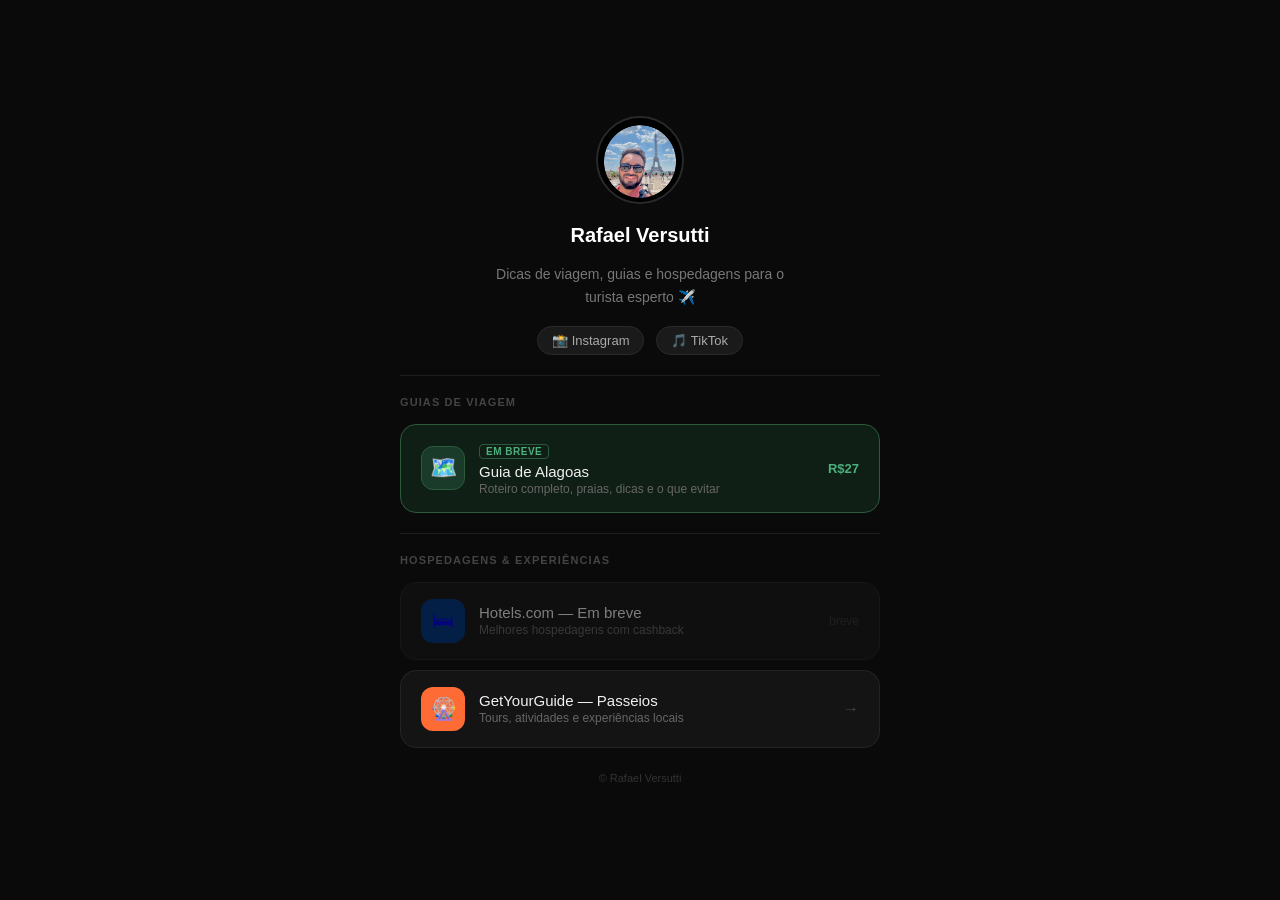
<file: index.html>
<!DOCTYPE html>
<html lang="pt-BR">
<head>
<meta charset="UTF-8">
<meta name="viewport" content="width=device-width, initial-scale=1.0">
<title>Rafael Versutti — Links</title>

<!-- GetYourGuide Analytics -->
<script async defer src="https://widget.getyourguide.com/dist/pa.umd.production.min.js" data-gyg-partner-id="FVZADAL"></script>

<style>
  * { box-sizing: border-box; margin: 0; padding: 0; }

  body {
    font-family: -apple-system, BlinkMacSystemFont, 'Segoe UI', sans-serif;
    background: #0a0a0a;
    min-height: 100vh;
    display: flex;
    align-items: center;
    justify-content: center;
    padding: 2.5rem 1rem;
  }

  .page {
    max-width: 480px;
    width: 100%;
    display: flex;
    flex-direction: column;
    align-items: center;
    gap: 1rem;
  }

  .avatar {
    width: 88px;
    height: 88px;
    border-radius: 50%;
    border: 2px solid #2a2a2a;
    background: #1a1a1a;
    display: flex;
    align-items: center;
    justify-content: center;
    font-size: 28px;
    font-weight: 600;
    color: #aaa;
    overflow: hidden;
  }

  .avatar img {
    width: 100%;
    height: 100%;
    object-fit: cover;
  }

  .name {
    font-size: 20px;
    font-weight: 600;
    color: #fff;
    margin-top: 4px;
  }

  .bio {
    font-size: 14px;
    color: #777;
    text-align: center;
    max-width: 300px;
    line-height: 1.6;
  }

  .socials {
    display: flex;
    gap: 12px;
    margin-top: 2px;
  }

  .social-btn {
    display: flex;
    align-items: center;
    gap: 6px;
    padding: 6px 14px;
    border-radius: 20px;
    background: #1a1a1a;
    border: 1px solid #2a2a2a;
    text-decoration: none;
    color: #aaa;
    font-size: 13px;
    font-weight: 500;
    transition: background 0.15s, color 0.15s;
  }

  .social-btn:hover { background: #222; color: #fff; }

  .divider {
    width: 100%;
    height: 1px;
    background: #1e1e1e;
    margin: 4px 0;
  }

  .section-label {
    font-size: 11px;
    font-weight: 600;
    letter-spacing: 0.1em;
    color: #444;
    text-transform: uppercase;
    align-self: flex-start;
  }

  .links {
    width: 100%;
    display: flex;
    flex-direction: column;
    gap: 10px;
  }

  .link-card {
    width: 100%;
    background: #141414;
    border: 1px solid #242424;
    border-radius: 16px;
    padding: 1rem 1.25rem;
    display: flex;
    align-items: center;
    gap: 14px;
    text-decoration: none;
    transition: background 0.15s, border-color 0.15s;
  }

  .link-card:hover {
    background: #1c1c1c;
    border-color: #333;
  }

  .link-icon {
    width: 44px;
    height: 44px;
    border-radius: 12px;
    display: flex;
    align-items: center;
    justify-content: center;
    font-size: 22px;
    flex-shrink: 0;
  }

  .icon-booking   { background: #003580; }
  .icon-gyg       { background: #ff6b35; }
  .icon-guide     { background: #1a3a2a; border: 1px solid #2d5a3d; color: #4caf7d; }
  .icon-instagram { background: linear-gradient(135deg, #833ab4, #fd1d1d, #fcb045); }

  .link-card.destaque {
    border-color: #2d5a3d;
    background: #0f1f15;
  }
  .link-card.destaque:hover {
    background: #152b1c;
    border-color: #3d7a52;
  }
  .badge-preco {
    font-size: 13px;
    font-weight: 700;
    color: #4caf7d;
    white-space: nowrap;
    flex-shrink: 0;
  }
  .tag-novo {
    display: inline-block;
    font-size: 10px;
    font-weight: 700;
    color: #4caf7d;
    border: 1px solid #2d5a3d;
    border-radius: 4px;
    padding: 1px 6px;
    margin-bottom: 4px;
    letter-spacing: 0.05em;
    text-transform: uppercase;
  }

  .link-text { flex: 1; min-width: 0; }

  .link-title {
    font-size: 15px;
    font-weight: 500;
    color: #f0f0f0;
    white-space: nowrap;
    overflow: hidden;
    text-overflow: ellipsis;
  }

  .link-desc {
    font-size: 12px;
    color: #666;
    margin-top: 2px;
  }

  .arrow {
    color: #444;
    font-size: 16px;
    flex-shrink: 0;
  }

  .footer {
    font-size: 11px;
    color: #333;
    margin-top: 8px;
  }
</style>
</head>
<body>
<div class="page">

  <!-- Perfil -->
  <div class="avatar"><img src="avatar.jpeg" alt="Rafael Versutti"></div>
  <p class="name">Rafael Versutti</p>
  <p class="bio">Dicas de viagem, guias e hospedagens para o turista esperto ✈️</p>

  <!-- Redes sociais -->
  <div class="socials">
    <a class="social-btn" href="https://www.instagram.com/rafaelversutti?igsh=Z2xqdGs4cWlhYTVv&utm_source=qr" target="_blank" rel="noopener">
      📸 Instagram
    </a>
    <a class="social-btn" href="https://www.tiktok.com/@rafaelversutti" target="_blank" rel="noopener">
      🎵 TikTok
    </a>
  </div>

  <div class="divider"></div>
  <p class="section-label">Guias de Viagem</p>

  <div class="links">
    <!-- Card do guia — ativar link quando Kiwify estiver pronto -->
    <a class="link-card destaque" href="#em-breve" style="cursor:default;">
      <div class="link-icon icon-guide">🗺️</div>
      <div class="link-text">
        <span class="tag-novo">Em breve</span>
        <p class="link-title">Guia de Alagoas</p>
        <p class="link-desc">Roteiro completo, praias, dicas e o que evitar</p>
      </div>
      <span class="badge-preco">R$27</span>
    </a>
  </div>

  <div class="divider"></div>
  <p class="section-label">Hospedagens & Experiências</p>

  <!-- Links principais -->
  <div class="links">

    <a class="link-card" href="#em-breve" style="opacity:0.5; cursor:default;">
      <div class="link-icon icon-booking">🛏</div>
      <div class="link-text">
        <p class="link-title">Hotels.com — Em breve</p>
        <p class="link-desc">Melhores hospedagens com cashback</p>
      </div>
      <span class="arrow" style="font-size:12px;color:#333">breve</span>
    </a>

    <a class="link-card" href="https://gyg.me/HsG4XXSH" target="_blank" rel="noopener" data-gyg-href="https://gyg.me/HsG4XXSH">
      <div class="link-icon icon-gyg">🎡</div>
      <div class="link-text">
        <p class="link-title">GetYourGuide — Passeios</p>
        <p class="link-desc">Tours, atividades e experiências locais</p>
      </div>
      <span class="arrow">→</span>
    </a>


  </div>

  <p class="footer">© Rafael Versutti</p>

</div>
</body>
</html>
</file>
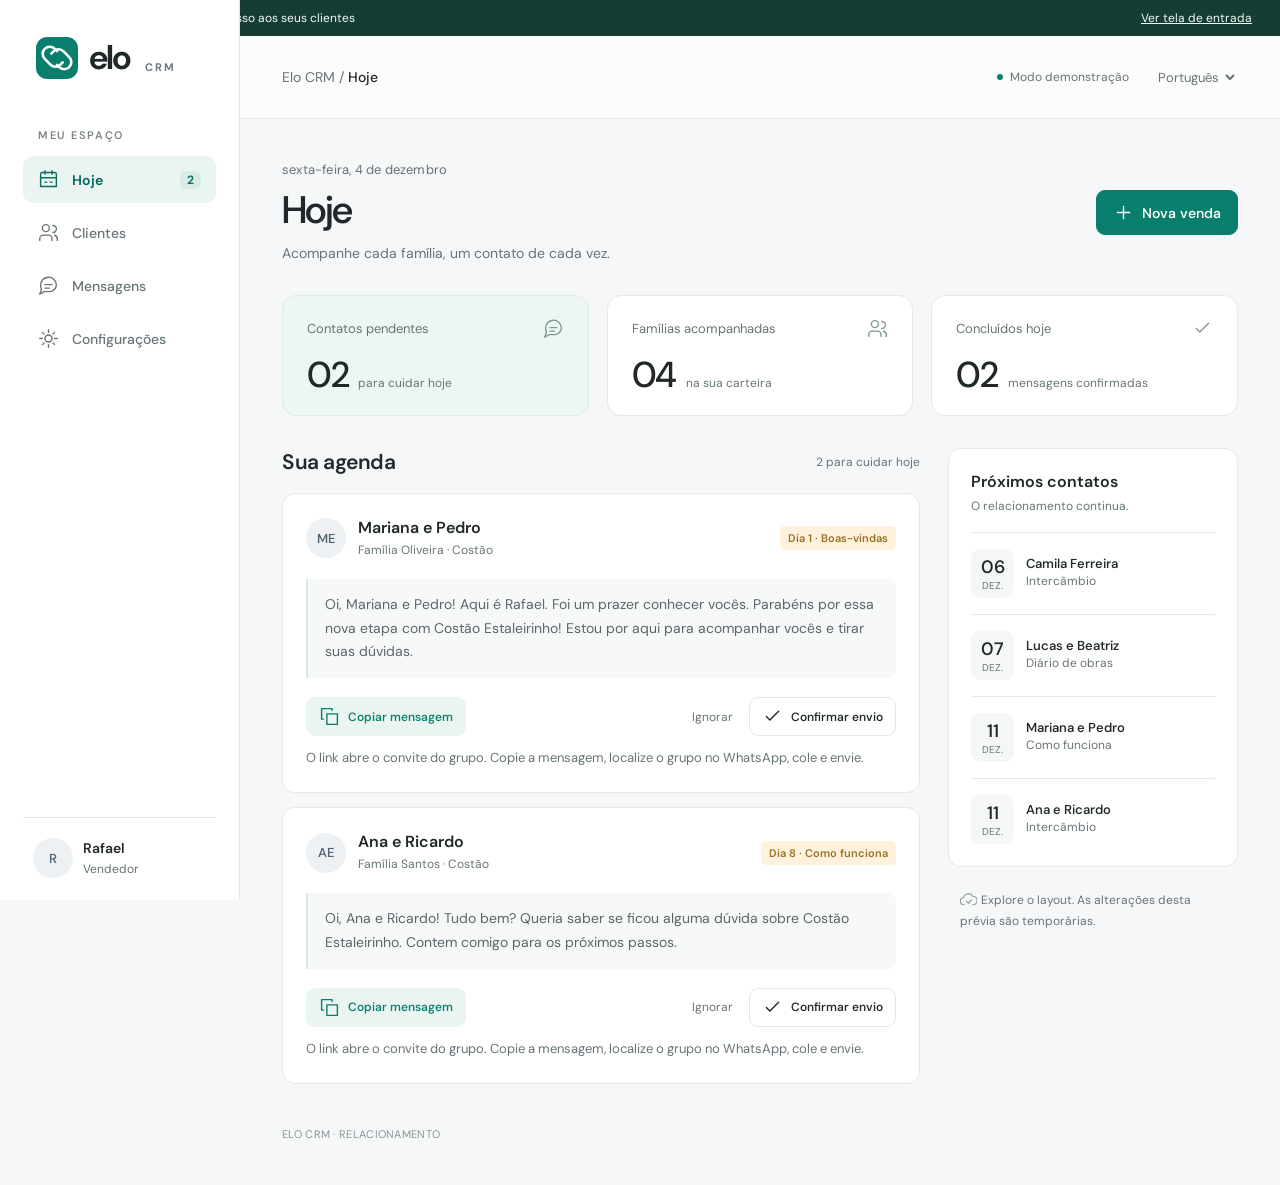
<file: elo-preview.html>
<!doctype html><html lang="pt-BR"><head><meta charset="utf-8"><meta name="viewport" content="width=device-width,initial-scale=1"><meta name="theme-color" content="#087f6d"><title>Elo CRM · Prévia</title><link rel="icon" href="./elo/logo.svg"><link rel="stylesheet" href="./elo/styles.css"></head><body data-demo="true"><div id="app"></div><dialog id="dialog"></dialog><div id="toast" class="toast" role="status" hidden></div><script type="module" src="./elo/app.mjs"></script></body></html>
</file>
<file: elo/styles.css>
@import url('https://fonts.googleapis.com/css2?family=DM+Sans:wght@400;450;500;550;600;650;700&display=swap');
:root{font-family:'DM Sans',-apple-system,BlinkMacSystemFont,'Segoe UI',sans-serif;color:#202829;background:#f6f7f8;font-synthesis:none;--ink:#202829;--muted:#667477;--line:#e4e9e8;--green:#087f6d;--mint:#eaf5f1;--white:#fff;--danger:#a12b39}*{box-sizing:border-box}body{margin:0}button,input,textarea,select{font:inherit}button,a,input,textarea,select{-webkit-tap-highlight-color:transparent}button,a{touch-action:manipulation}button{cursor:pointer}button:disabled{cursor:wait;opacity:.55}a{color:inherit}button:focus-visible,a:focus-visible,input:focus-visible,textarea:focus-visible,select:focus-visible{outline:3px solid #38a68f;outline-offset:3px}[hidden]{display:none!important}svg{width:21px;height:21px;flex-shrink:0}button{color:inherit}h1,h2,h3,p{margin:0}h1{font-size:clamp(29px,3vw,40px);line-height:1.15;letter-spacing:-1.6px;font-weight:550}h2{font-size:21px;letter-spacing:-.5px;font-weight:600}h3{font-size:16px;font-weight:600}p{line-height:1.6}.muted{color:var(--muted)}.small{font-size:13px}.brand{display:flex;align-items:center;gap:11px;font-size:34px;font-weight:650;letter-spacing:-1.8px;text-decoration:none}.brand img{width:42px;height:42px}.brand small{font-size:11px;letter-spacing:2px;color:var(--muted);margin-left:3px;align-self:end;margin-bottom:6px}.shell{min-height:100dvh;padding-left:240px}.sidebar{position:fixed;left:0;top:0;bottom:0;width:240px;background:#fff;border-right:1px solid var(--line);padding:35px 23px 22px;display:flex;flex-direction:column;z-index:5}.sidebar .brand{margin:0 13px 48px}.nav-label{font-size:11px;font-weight:600;text-transform:uppercase;letter-spacing:1.7px;color:#7b8587;margin:0 15px 14px}.nav{display:flex;flex-direction:column;gap:6px}.nav button{display:flex;gap:13px;align-items:center;background:none;border:0;border-radius:10px;padding:13px 15px;text-align:left;color:#687477;font-size:14px;font-weight:500;min-height:46px}.nav button:hover{background:#f6f8f8}.nav button.active{background:var(--mint);color:#086d5f;font-weight:650}.nav .count{margin-left:auto;border-radius:6px;background:#d8ebe5;padding:1px 7px;font-size:12px}.sidebar-foot{margin-top:auto;border-top:1px solid var(--line);padding:20px 10px 0}.profile{display:flex;align-items:center;gap:10px;min-width:0}.avatar{width:40px;height:40px;display:grid;place-items:center;background:#edf1f3;color:#506577;border-radius:50%;font-weight:550;font-size:13px;flex-shrink:0}.profile strong{display:block;font-size:14px;font-weight:600;overflow:hidden;text-overflow:ellipsis;max-width:135px}.profile small{font-size:12px;color:var(--muted)}.topbar{height:83px;border-bottom:1px solid var(--line);display:flex;align-items:center;justify-content:space-between;padding:0 42px;background:#ffffffa6;gap:16px}.breadcrumb{font-size:14px;color:var(--muted)}.breadcrumb b{color:var(--ink);font-weight:500}.top-actions{display:flex;align-items:center;gap:22px}.language{border:0;background:transparent;color:var(--muted);font-size:13px;padding:9px 3px;max-width:125px}.sync{display:flex;align-items:center;gap:7px;color:var(--muted);font-size:12px}.sync:before{content:'';width:6px;height:6px;border-radius:50%;background:var(--green);flex-shrink:0}.sync[data-state=pending]:before,.sync[data-state=offline]:before{background:#bf8e34}.sync[data-state=error]:before{background:var(--danger)}.content{max-width:1430px;margin:0 auto;padding:42px}.page-heading{display:flex;align-items:center;justify-content:space-between;gap:20px;margin-bottom:30px}.eyebrow{color:var(--muted);font-size:13px;margin-bottom:10px;letter-spacing:.2px}.page-heading p{font-size:14px;color:var(--muted);margin-top:10px}.btn{display:inline-flex;align-items:center;justify-content:center;gap:8px;border:1px solid var(--line);border-radius:9px;padding:11px 16px;font-size:14px;font-weight:550;background:white;text-decoration:none;min-height:43px;white-space:nowrap}.btn:hover{background:#f3f7f5}.btn.primary{background:var(--green);color:white;border-color:var(--green)}.btn.primary:hover{background:#086b5d}.btn.soft{background:var(--mint);border-color:var(--mint);color:var(--green)}.btn.ghost{border-color:transparent;background:transparent;color:var(--muted)}.btn.danger{color:var(--danger)}.btn.icon{padding:10px}.stats{display:grid;grid-template-columns:repeat(3,1fr);gap:18px;margin-bottom:32px}.stat{border:1px solid var(--line);border-radius:14px;padding:22px 24px;background:white}.stat:first-child{background:#edf6f3;border-color:#dcece6}.stat-top{display:flex;align-items:center;justify-content:space-between;font-size:13px;color:var(--muted);margin-bottom:18px}.stat-top svg{color:#819995}.stat strong{font-size:36px;line-height:1;letter-spacing:-1.4px;font-weight:500}.stat small{color:var(--muted);margin-left:10px;font-size:12px}.workspace{display:grid;grid-template-columns:minmax(0,1fr) 290px;gap:28px;align-items:start}.section-head{display:flex;align-items:center;justify-content:space-between;margin-bottom:17px;gap:10px}.section-head span{font-size:12px;color:var(--muted)}.task-card{background:#fff;border:1px solid var(--line);border-radius:13px;padding:23px;margin-bottom:14px}.card-head{display:flex;align-items:center;gap:12px}.card-head .person{flex:1;min-width:0}.person h3{overflow-wrap:anywhere}.person p{font-size:12px;color:var(--muted);margin-top:3px}.pill{display:inline-flex;align-items:center;border-radius:5px;background:#f0f3f5;color:#627078;font-size:11px;font-weight:600;padding:5px 8px;white-space:nowrap}.pill.due{background:#fff2dc;color:#997029}.pill.done{background:var(--mint);color:var(--green)}.message{color:#59666a;font-size:14px;line-height:1.7;background:#f7f9f9;border-left:2px solid #d4e9e1;border-radius:0 8px 8px 0;padding:14px 17px;margin:19px 0;white-space:pre-wrap;overflow-wrap:anywhere}.card-foot{display:flex;justify-content:space-between;gap:10px;align-items:center;flex-wrap:wrap}.actions{display:flex;align-items:center;gap:7px;flex-wrap:wrap}.card-foot .btn{min-height:37px;padding:8px 12px;font-size:12px}.text-button{border:0;background:none;font-size:12px;color:var(--muted);padding:9px;cursor:pointer}.aside-box{background:white;border:1px solid var(--line);padding:22px;border-radius:13px;margin-bottom:18px}.aside-box h3{margin-bottom:5px}.aside-box>p{font-size:12px;color:var(--muted)}.upcoming{border-top:1px solid var(--line);margin-top:16px;padding-top:16px;display:flex;gap:12px;align-items:center}.datebox{display:flex;flex-direction:column;align-items:center;justify-content:center;background:#f5f7f7;border-radius:9px;width:43px;height:49px;flex-shrink:0}.datebox b{font-weight:550;font-size:18px}.datebox small{font-size:10px;text-transform:uppercase;color:var(--muted)}.upcoming strong{display:block;font-size:13px;font-weight:550}.upcoming p{font-size:12px;color:var(--muted)}.quiet-note{padding:5px 12px;color:var(--muted);font-size:12px;line-height:1.7}.quiet-note svg{color:#8ba099;width:17px;vertical-align:middle;margin-right:4px}.empty{padding:45px 25px;text-align:center;background:white;border:1px solid var(--line);border-radius:14px}.empty svg{width:34px;height:34px;color:var(--green);margin-bottom:15px}.empty h3{margin-bottom:9px}.empty p{color:var(--muted);font-size:14px}.search{position:relative;margin-bottom:23px}.search svg{position:absolute;left:15px;top:14px;color:var(--muted)}.search input{width:100%;padding:14px 16px 14px 45px;background:white;border:1px solid var(--line);border-radius:10px;font-size:14px}.clients{display:grid;grid-template-columns:repeat(2,minmax(0,1fr));gap:18px}.client{background:white;border:1px solid var(--line);border-radius:13px;padding:24px;text-align:left}.client:hover{border-color:#9cbbb0}.client .timeline{display:flex;gap:5px;flex-wrap:wrap;margin-top:21px}.client .product{font-size:13px;color:var(--muted);margin-top:17px}.form-panel{background:white;border:1px solid var(--line);border-radius:15px;padding:29px;max-width:850px}.form-grid{display:grid;grid-template-columns:1fr 1fr;gap:19px}.field{display:flex;flex-direction:column;gap:8px;font-size:13px;color:#536366}.field.full{grid-column:1/-1}.field input,.field textarea,.field select{border:1px solid #dce4e2;border-radius:8px;background:#fff;padding:12px;color:var(--ink);width:100%;font-size:15px;min-width:0}.field textarea{min-height:110px;resize:vertical;line-height:1.6}.field small{font-size:12px;color:var(--muted)}.form-divider{grid-column:1/-1;border-top:1px solid var(--line);padding-top:20px;margin-top:5px;font-size:14px;font-weight:600}.form-actions{display:flex;justify-content:flex-end;gap:10px;margin-top:25px}.settings{max-width:760px;display:grid;gap:20px}.settings .form-panel{width:100%}.settings h2{margin-bottom:20px}.settings p{color:var(--muted);font-size:14px}.settings-row{display:flex;align-items:center;justify-content:space-between;gap:20px;margin:16px 0}.settings-row small{display:block;color:var(--muted);margin-top:6px}.templates{display:grid;grid-template-columns:repeat(2,minmax(0,1fr));gap:18px}.template{padding:24px;background:white;border:1px solid var(--line);border-radius:13px}.template .message{margin-bottom:14px;max-height:180px;overflow:auto}.template h3{margin-top:13px}.hint{font-size:13px;line-height:1.7;color:var(--muted);margin-bottom:22px}.hint code{background:#e9efed;border-radius:4px;padding:2px 5px}.notice{background:#fff5e4;color:#795c2e;border:1px solid #eddbb9;border-radius:8px;padding:12px 16px;font-size:13px;line-height:1.6;margin-bottom:20px}.login{min-height:100dvh;display:grid;grid-template-columns:1fr 1fr;background:white}.login-story{background:#edf4f1;padding:60px;display:flex;flex-direction:column;justify-content:space-between;position:relative;overflow:hidden}.login-story h1{font-size:clamp(42px,5vw,72px);font-weight:450;letter-spacing:-3px;max-width:550px;line-height:1.08;margin:45px 0 25px}.login-story p{color:#5c746d;font-size:16px;max-width:350px}.login-story .brand{align-self:flex-start}.login-story .watermark{position:absolute;width:350px;height:350px;bottom:-100px;right:-100px;opacity:.06;transform:rotate(-15deg)}.login-form-wrap{padding:45px;display:flex;align-items:center;justify-content:center;position:relative}.login-form-wrap>.language{position:absolute;top:30px;right:35px}.login-form{width:100%;max-width:360px}.login-form h2{font-size:28px;letter-spacing:-1px;margin-bottom:10px}.login-form>p{font-size:14px;color:var(--muted);margin-bottom:30px}.login-form .field{margin-top:19px}.login-form .btn.primary{width:100%;margin-top:25px}.login-form .reset{display:block;margin:18px auto;background:none;border:0;color:var(--green);font-size:13px;padding:8px}.login-foot{font-size:12px;text-align:center;color:var(--muted);margin-top:40px}.feedback{margin-top:20px;font-size:13px;line-height:1.6;color:var(--danger)}.feedback.ok{color:var(--green)}dialog{border:1px solid var(--line);border-radius:17px;padding:0;width:min(650px,calc(100% - 30px));max-height:90dvh;color:var(--ink);box-shadow:0 25px 100px #183c3025}dialog::backdrop{background:#172e3059;backdrop-filter:blur(4px)}.dialog-head{padding:23px 26px;border-bottom:1px solid var(--line);display:flex;justify-content:space-between;align-items:center;gap:15px;position:sticky;top:0;background:#fff;z-index:1}.dialog-body{padding:26px}.dialog-body .form-panel{border:0;padding:0}.dialog-body .timeline-row{padding:15px 0;border-bottom:1px solid var(--line);display:flex;align-items:center;justify-content:space-between;gap:10px}.detail-notes{white-space:pre-wrap;overflow-wrap:anywhere;font-size:14px;line-height:1.7;margin:20px 0;padding:17px;background:#f6f8f8;border-radius:10px}.toast{position:fixed;bottom:25px;left:50%;transform:translateX(-50%);background:#183d34;color:white;border-radius:10px;padding:13px 22px;font-size:14px;z-index:20;max-width:90%;box-shadow:0 6px 25px #0002}.demo-banner{background:#163d34;color:#effaf6;display:flex;align-items:center;justify-content:space-between;gap:10px;font-size:12px;padding:9px 22px}.demo-banner button{color:#effaf6;background:none;border:0;text-decoration:underline}.mobile-brand{display:none}.account-tools{display:flex;gap:12px;align-items:center}.footer-caption{font-size:11px;color:#8c9697;margin-top:28px;letter-spacing:.3px}
@media(min-width:1500px){.content{padding:52px 60px}.topbar{padding:0 60px}.workspace{grid-template-columns:minmax(0,1fr) 320px}}@media(max-width:1150px){.shell{padding-left:205px}.sidebar{width:205px;padding:30px 14px 20px}.content{padding:30px 25px}.topbar{padding:0 25px}.workspace{grid-template-columns:minmax(0,1fr)}.workspace aside{display:grid;grid-template-columns:1fr 1fr;gap:20px}.stat{padding:20px}.quiet-note{align-self:center}.stats{gap:12px}.stat small{display:block;margin:8px 0 0}.login-story{padding:40px}}
@media(max-width:720px){.shell{padding-left:0;padding-bottom:80px}.sidebar{top:auto;bottom:0;width:100%;height:73px;border-right:0;border-top:1px solid var(--line);padding:8px 7px;background:#fffffff5;backdrop-filter:blur(12px)}.sidebar .brand,.nav-label,.sidebar-foot{display:none}.nav{flex-direction:row;justify-content:space-around;gap:0}.nav button{flex:1;flex-direction:column;gap:4px;justify-content:center;padding:7px 2px;font-size:10px;border-radius:9px;position:relative}.nav button svg{width:21px;height:21px}.nav .count{position:absolute;top:1px;right:14%;font-size:9px;padding:0 4px}.topbar{height:72px;padding:0 20px;gap:8px}.breadcrumb{display:none}.mobile-brand{display:flex;font-size:28px}.mobile-brand img{width:33px;height:33px}.mobile-brand small{display:none}.top-actions{gap:10px}.sync{font-size:10px;max-width:110px}.language{font-size:12px;width:90px}.content{padding:27px 18px}.page-heading{align-items:flex-start;margin-bottom:24px;gap:12px}.page-heading .btn{padding:10px;font-size:12px}.page-heading .btn svg{width:17px}.page-heading h1{font-size:30px;letter-spacing:-1px}.page-heading p{font-size:13px}.eyebrow{font-size:12px}.stats{gap:8px;margin-bottom:28px}.stat{padding:16px 12px;border-radius:10px}.stat-top{font-size:11px;margin-bottom:12px;min-height:28px}.stat-top svg{display:none}.stat strong{font-size:30px}.stat small{font-size:10px}.section-head h2{font-size:19px}.task-card{padding:18px}.card-head{gap:9px}.card-head .avatar{width:35px;height:35px}.person h3{font-size:14px}.person p{font-size:11px}.card-head .pill{font-size:10px}.message{font-size:13px;padding:12px;margin:16px 0}.workspace aside{display:block}.clients,.templates{grid-template-columns:1fr}.form-panel{padding:20px}.form-grid{grid-template-columns:1fr}.field.full,.form-divider{grid-column:1}.login{grid-template-columns:1fr}.login-story{padding:25px 25px 30px;min-height:220px}.login-story h1{font-size:35px;letter-spacing:-1.3px;margin:25px 0 10px;max-width:310px}.login-story p{display:none}.login-story>small{display:none}.login-form-wrap{padding:65px 25px 35px}.login-form-wrap>.language{top:15px;right:25px}.settings-row{align-items:flex-start}.settings-row .btn{font-size:12px}.dialog-body,.dialog-head{padding:20px}.dialog-body .timeline-row{flex-wrap:wrap}.demo-banner{font-size:11px;padding:9px 13px}}
</file>
